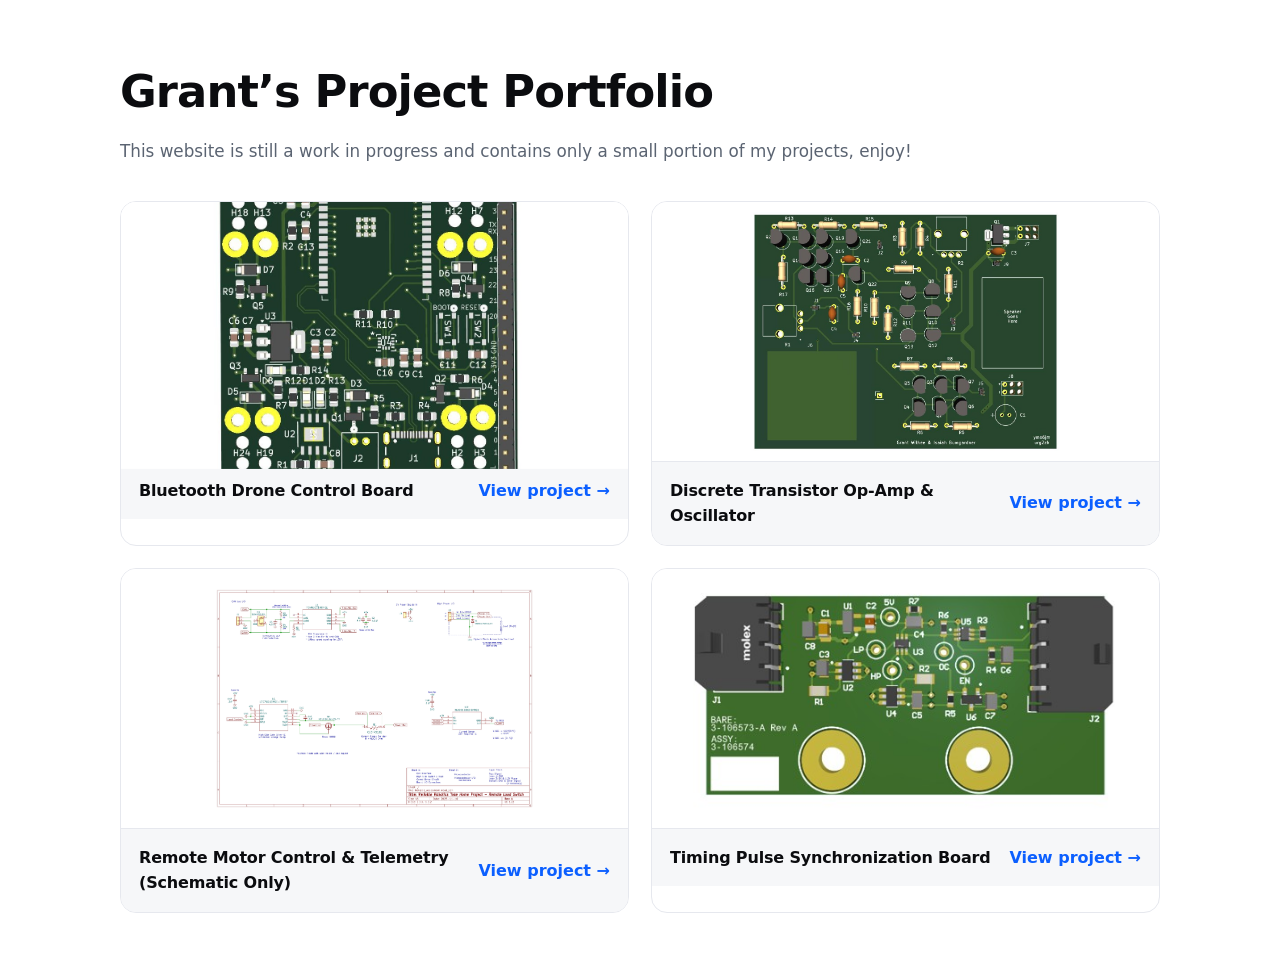
<file: index.html>
<!doctype html>
<html lang="en">
<head>
  <meta charset="UTF-8" />
  <meta name="viewport" content="width=device-width, initial-scale=1" />
  <title>Grant — Project Portfolio</title>

  <style>
    :root{
      --bg:#ffffff;
      --surface:#ffffff;
      --panel:#f6f7f9;
      --text:#0b0c0f;
      --muted:#5b6472;
      --line:#e6e8ee;
      --shadow: 0 8px 24px rgba(17, 24, 39, 0.08);
      --link:#0b5fff;
      --max: 1040px;
      --radius: 16px;
    }

    *{ box-sizing:border-box; }

    body{
      margin:0;
      font-family: system-ui, -apple-system, Segoe UI, Roboto, Helvetica, Arial;
      background: var(--bg);
      color: var(--text);
      line-height: 1.6;
      padding: 56px 18px;
    }

    .wrap{
      width: min(var(--max), 92vw);
      margin: 0 auto;
    }

    h1{
      margin: 0 0 10px;
      font-size: clamp(2.1rem, 3.6vw, 2.8rem);
      letter-spacing: -0.02em;
    }

    .sub{
      margin: 0 0 36px;
      color: var(--muted);
      max-width: 80ch;
      font-size: 1.05rem;
    }

    .grid{
      display:grid;
      grid-template-columns: 1fr;
      gap: 22px;
      margin-top: 18px;
    }

    .project{
      display:block;
      border:1px solid var(--line);
      border-radius: var(--radius);
      overflow:hidden;
      text-decoration:none;
      color: inherit;
      background: var(--surface);
      transition: box-shadow .15s ease, transform .15s ease, border-color .15s ease;
    }

    .project:hover{
      box-shadow: var(--shadow);
      transform: translateY(-2px);
      border-color: rgba(11,95,255,.22);
    }

    .thumb{
      width:100%;
      height: 240px;
      background: #fff;
      border-bottom: 1px solid var(--line);
      display:flex;
      align-items:center;
      justify-content:center;
      padding: 10px;
    }

    .thumb img{
      width:100%;
      height:100%;
      object-fit: contain;
      display:block;
    }

    /* Zoomed-in thumbnail for Bluetooth drone only */
    .thumb.zoom img{
      object-fit: cover;
      transform: scale(1.15);
    }

    .info{
      padding: 16px 16px;
      display:grid;
      grid-template-columns: 1fr auto;
      gap: 14px;
      align-items:center;
      background: var(--panel);
    }

    .title{
      font-weight: 750;
      letter-spacing: -0.01em;
    }

    .cta{
      justify-self:end;
      color: var(--link);
      font-weight: 750;
      white-space: nowrap;
    }

    @media (min-width: 920px){
      .grid{ grid-template-columns: 1fr 1fr; }
      .thumb{ height: 260px; }
      .info{ padding: 16px 18px; }
    }
  </style>
</head>

<body>
  <div class="wrap">
    <h1>Grant’s Project Portfolio</h1>
    <p class="sub">
      This website is still a work in progress and contains only a small portion of my projects, enjoy!
    </p>

    <section class="grid">

      <!-- Bluetooth Drone (zoomed) -->
      <a class="project" href="teeny_drone.html">
        <div class="thumb zoom">
          <img src="projects/teeny_drone/model.jpg"
               alt="Bluetooth-enabled drone control board 3D model">
        </div>
        <div class="info">
          <div class="title">Bluetooth Drone Control Board</div>
          <div class="cta">View project →</div>
        </div>
      </a>

      <!-- Synthesizer -->
      <a class="project" href="synthesizer_bjt_opamp.html">
        <div class="thumb">
          <img src="projects/synthesizer_bjt_opamp/model.jpg"
               alt="Discrete transistor op-amp 3D board model">
        </div>
        <div class="info">
          <div class="title">Discrete Transistor Op-Amp &amp; Oscillator</div>
          <div class="cta">View project →</div>
        </div>
      </a>

      <!-- Remote Motor Control -->
      <a class="project" href="remote_motor_control.html">
        <div class="thumb">
          <img src="projects/remote_motor_control/schematic.jpg"
               alt="Remote motor control schematic preview">
        </div>
        <div class="info">
          <div class="title">Remote Motor Control &amp; Telemetry (Schematic Only)</div>
          <div class="cta">View project →</div>
        </div>
      </a>

      <!-- Timing Synchronization -->
      <a class="project" href="timing_synch.html">
        <div class="thumb">
          <img src="projects/timing_synch/model.jpg"
               alt="Timing pulse synchronization board 3D model">
        </div>
        <div class="info">
          <div class="title">Timing Pulse Synchronization Board</div>
          <div class="cta">View project →</div>
        </div>
      </a>

    </section>
  </div>
</body>
</html>
</file>
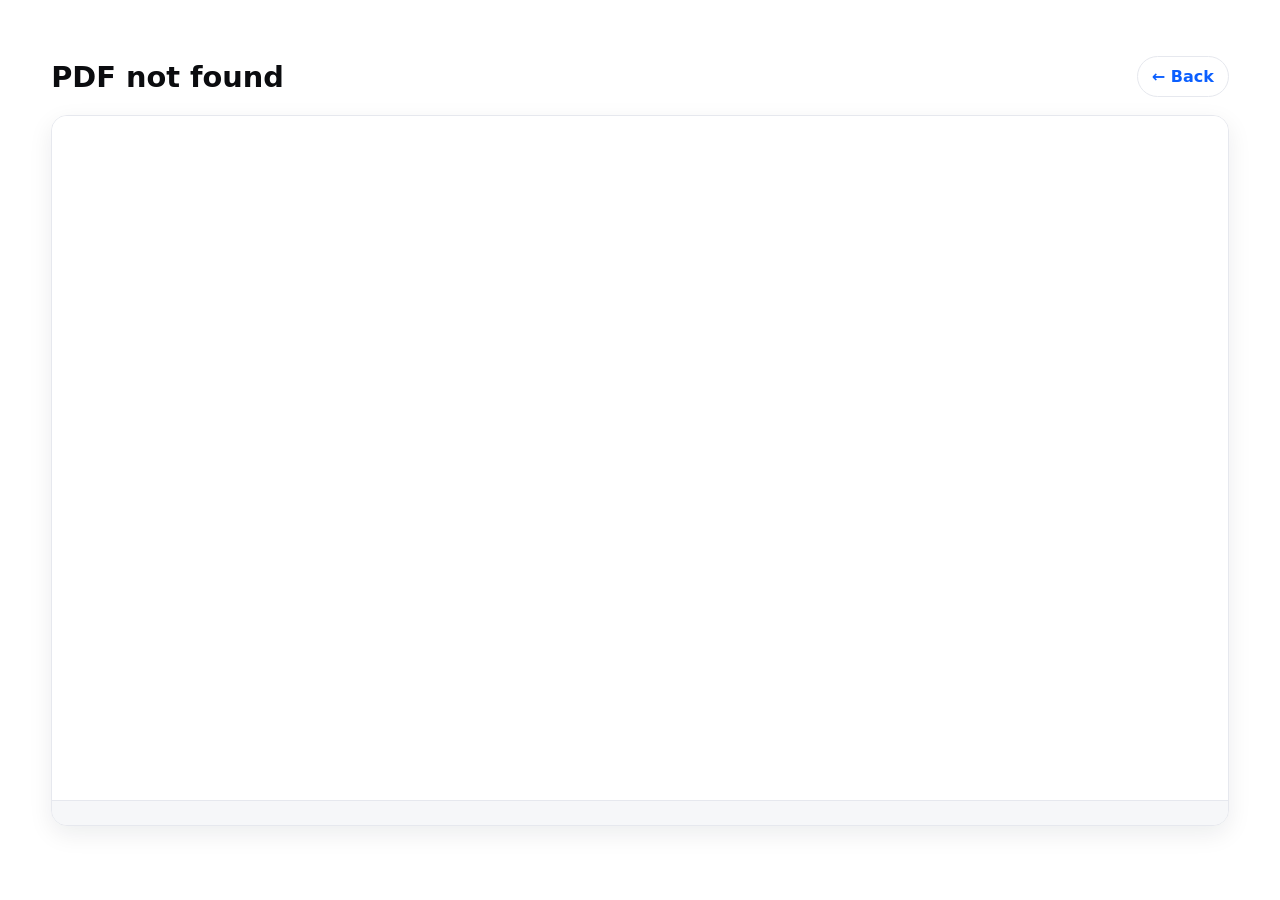
<file: pdf_viewer.html>
<!doctype html>
<html lang="en">
<head>
  <meta charset="UTF-8" />
  <meta name="viewport" content="width=device-width, initial-scale=1" />
  <title>PDF Viewer</title>

  <style>
    :root{
      --bg:#ffffff;
      --panel:#f6f7f9;
      --text:#0b0c0f;
      --muted:#5b6472;
      --line:#e6e8ee;
      --link:#0b5fff;
      --radius:16px;
      --shadow:0 8px 24px rgba(17,24,39,.08);
      --max:1200px;
    }
    *{box-sizing:border-box;}
    body{
      margin:0;
      font-family:system-ui,-apple-system,Segoe UI,Roboto,Helvetica,Arial;
      background:var(--bg);
      color:var(--text);
      padding:56px 18px;
    }
    .wrap{width:min(var(--max),92vw);margin:0 auto;}
    header{
      display:grid;
      grid-template-columns:1fr auto;
      gap:14px;
      align-items:center;
      margin-bottom:18px;
    }
    h1{
      margin:0;
      font-size:clamp(1.3rem,2.5vw,1.8rem);
    }
    .back{
      padding:10px 14px;
      border:1px solid var(--line);
      border-radius:999px;
      text-decoration:none;
      color:var(--link);
      font-weight:750;
      background:#fff;
    }
    .frame{
      border:1px solid var(--line);
      border-radius:var(--radius);
      overflow:hidden;
      background:#fff;
      box-shadow:var(--shadow);
    }
    iframe{
      width:100%;
      height:calc(100vh - 220px);
      border:none;
      background:#fff;
    }
    .meta{
      background:var(--panel);
      border-top:1px solid var(--line);
      padding:12px 14px;
      font-size:.95rem;
      color:var(--muted);
      display:flex;
      justify-content:flex-end;
    }
  </style>
</head>
<body>
  <div class="wrap">
    <header>
      <h1 id="title">PDF</h1>
      <a class="back" href="javascript:history.back()">← Back</a>
    </header>

    <div class="frame">
      <iframe id="pdf"></iframe>
      <div class="meta">
        <!-- intentionally empty (no directory shown) -->
      </div>
    </div>
  </div>

  <script>
    const p = new URLSearchParams(window.location.search);
    const src = p.get("src");
    const title = p.get("title") || "PDF";

    const iframe = document.getElementById("pdf");
    const t = document.getElementById("title");

    if (src) {
      iframe.src = src;
      t.textContent = title;
    } else {
      t.textContent = "PDF not found";
    }
  </script>
</body>
</html>
</file>
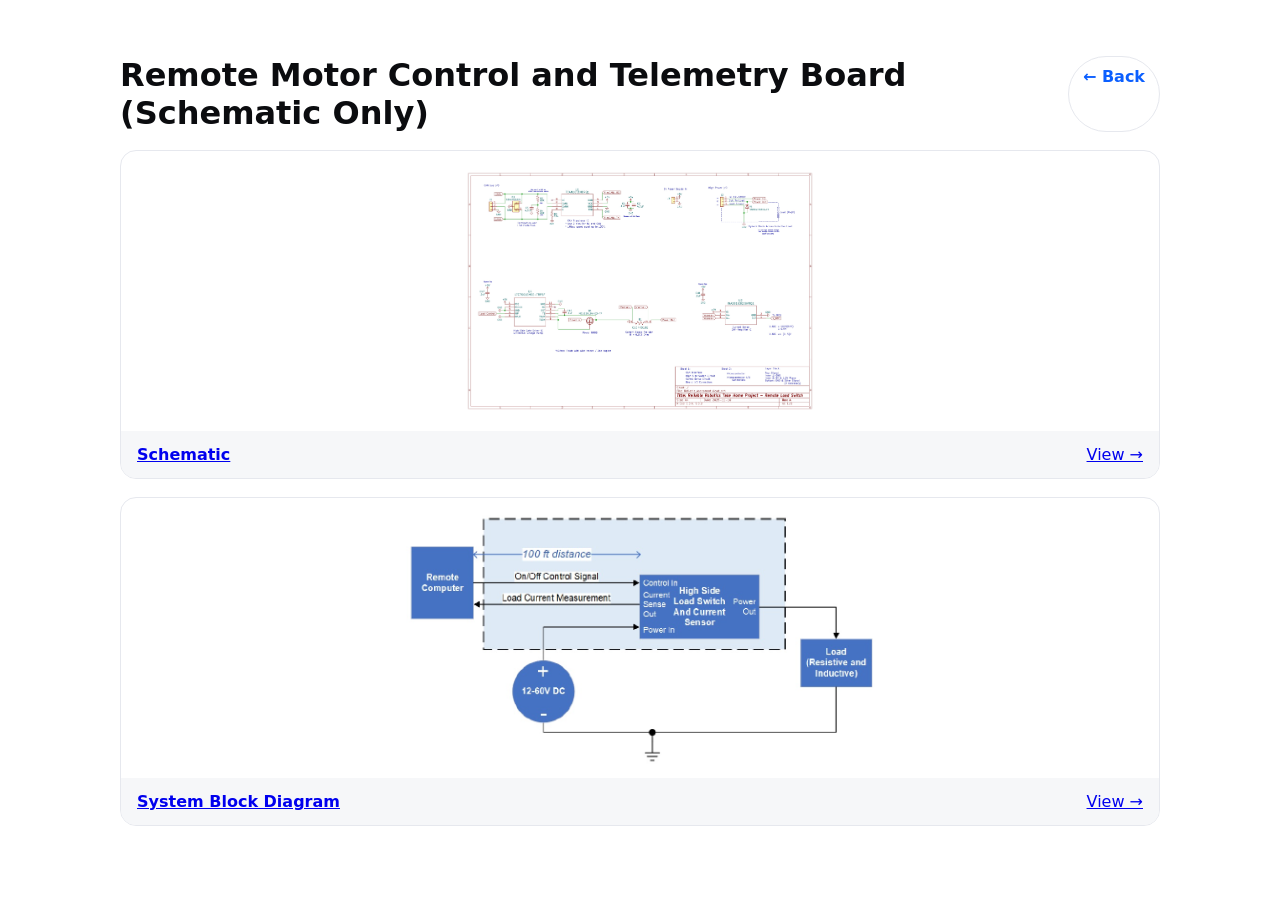
<file: remote_motor_control.html>
<!doctype html>
<html lang="en">
<head>
  <meta charset="UTF-8" />
  <meta name="viewport" content="width=device-width, initial-scale=1" />
  <title>Remote Motor Control and Telemetry Board</title>
  <style>
    :root{
      --bg:#fff;--panel:#f6f7f9;--text:#0b0c0f;--muted:#5b6472;
      --line:#e6e8ee;--link:#0b5fff;--radius:16px;--max:1040px;
    }
    *{box-sizing:border-box;}
    body{margin:0;font-family:system-ui;background:var(--bg);color:var(--text);padding:56px 18px;}
    .wrap{width:min(var(--max),92vw);margin:0 auto;}
    header{display:grid;grid-template-columns:1fr auto;gap:14px;margin-bottom:18px;}
    h1{margin:0;font-size:2rem;}
    .back{
      padding:10px 14px;
      border:1px solid var(--line);
      border-radius:999px;
      text-decoration:none;
      color:var(--link);
      font-weight:750;
    }
    .grid{display:grid;grid-template-columns:1fr;gap:18px;}
    .tile{
      border:1px solid var(--line);
      border-radius:var(--radius);
      overflow:hidden;
      background:#fff;
    }
    .media{
      height:280px;
      display:flex;
      align-items:center;
      justify-content:center;
      padding:10px;
    }
    .media img{
      width:100%;
      height:100%;
      object-fit:contain;
    }
    .meta{
      background:var(--panel);
      padding:14px 16px;
      display:flex;
      justify-content:space-between;
      align-items:center;
    }
  </style>
</head>
<body>
<div class="wrap">
  <header>
    <h1>Remote Motor Control and Telemetry Board (Schematic Only)</h1>
    <a class="back" href="index.html">← Back</a>
  </header>

  <section class="grid">
    <!-- Schematic -->
    <a class="tile"
       href="pdf_viewer.html?src=projects/remote_motor_control/schematic.pdf&title=Schematic">
      <div class="media">
        <img src="projects/remote_motor_control/schematic.jpg" alt="Schematic preview">
      </div>
      <div class="meta">
        <strong>Schematic</strong>
        <span>View →</span>
      </div>
    </a>

    <!-- System Block Diagram (was Model) -->
    <a class="tile"
       href="viewer.html?src=projects/remote_motor_control/model.jpg&title=System%20Block%20Diagram">
      <div class="media">
        <img src="projects/remote_motor_control/model.jpg" alt="System block diagram">
      </div>
      <div class="meta">
        <strong>System Block Diagram</strong>
        <span>View →</span>
      </div>
    </a>
  </section>
</div>
</body>
</html>
</file>
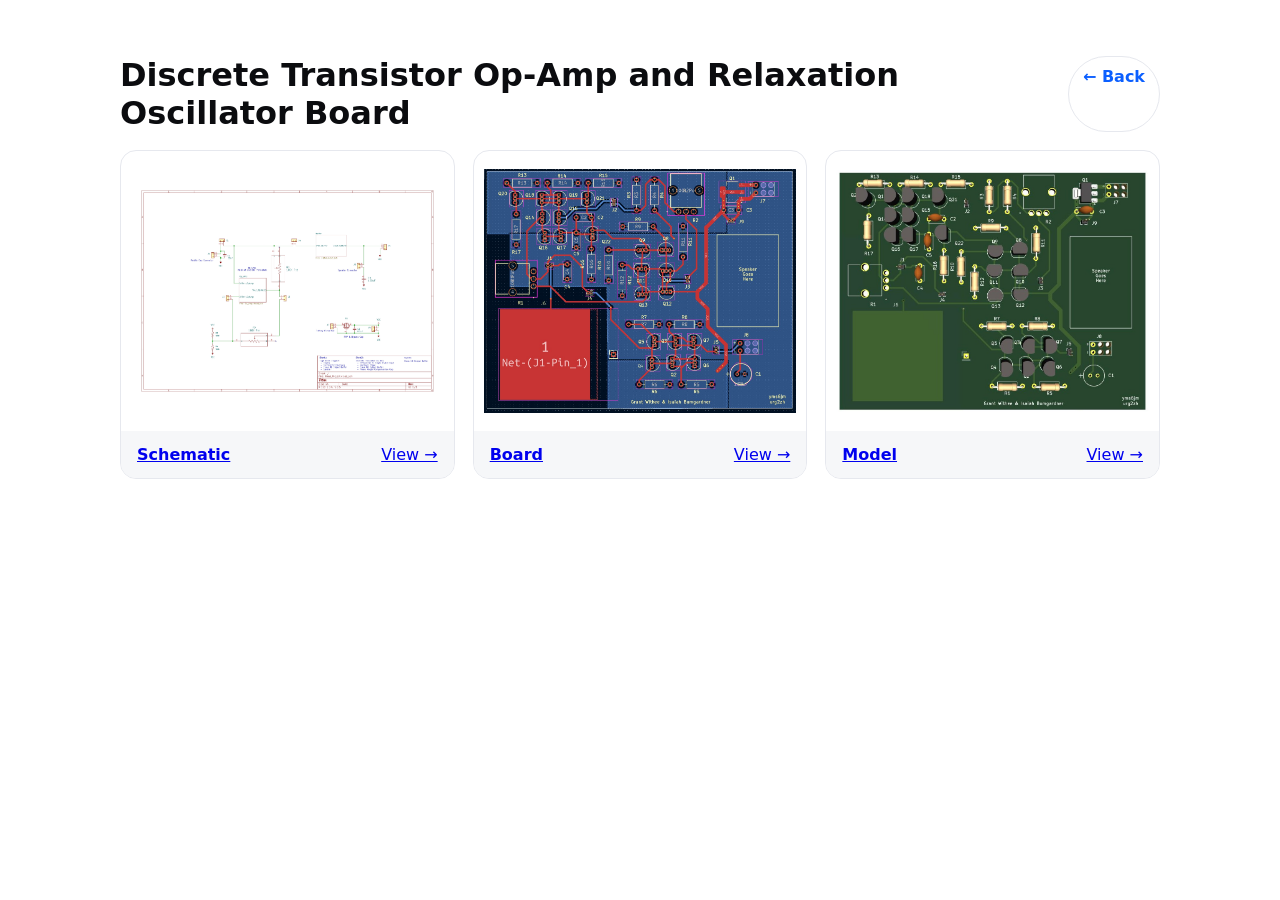
<file: synthesizer_bjt_opamp.html>
<!doctype html>
<html lang="en">
<head>
  <meta charset="UTF-8" />
  <meta name="viewport" content="width=device-width, initial-scale=1" />
  <title>Discrete Transistor Op-Amp and Relaxation Oscillator Board</title>
  <style>
    :root{
      --bg:#fff;--panel:#f6f7f9;--text:#0b0c0f;--muted:#5b6472;
      --line:#e6e8ee;--link:#0b5fff;--radius:16px;--max:1040px;
    }
    *{box-sizing:border-box;}
    body{margin:0;font-family:system-ui;background:var(--bg);color:var(--text);padding:56px 18px;}
    .wrap{width:min(var(--max),92vw);margin:0 auto;}
    header{display:grid;grid-template-columns:1fr auto;gap:14px;margin-bottom:18px;}
    h1{margin:0;font-size:2rem;}
    .back{padding:10px 14px;border:1px solid var(--line);border-radius:999px;
          text-decoration:none;color:var(--link);font-weight:750;}
    .grid{display:grid;grid-template-columns:1fr;gap:18px;}
    .tile{border:1px solid var(--line);border-radius:var(--radius);overflow:hidden;background:#fff;}
    .media{height:280px;display:flex;align-items:center;justify-content:center;padding:10px;}
    .media img{width:100%;height:100%;object-fit:contain;}
    .meta{background:var(--panel);padding:14px 16px;display:flex;justify-content:space-between;}
    @media(min-width:980px){.grid{grid-template-columns:1fr 1fr 1fr;}}
  </style>
</head>
<body>
<div class="wrap">
  <header>
    <h1>Discrete Transistor Op-Amp and Relaxation Oscillator Board</h1>
    <a class="back" href="index.html">← Back</a>
  </header>

  <section class="grid">
    <a class="tile" href="pdf_viewer.html?src=projects/synthesizer_bjt_opamp/schematic.pdf&title=Schematic">
      <div class="media"><img src="projects/synthesizer_bjt_opamp/schematic.jpg"></div>
      <div class="meta"><strong>Schematic</strong><span>View →</span></div>
    </a>

    <a class="tile" href="viewer.html?src=projects/synthesizer_bjt_opamp/board.jpg&title=Board">
      <div class="media"><img src="projects/synthesizer_bjt_opamp/board.jpg"></div>
      <div class="meta"><strong>Board</strong><span>View →</span></div>
    </a>

    <a class="tile" href="viewer.html?src=projects/synthesizer_bjt_opamp/model.jpg&title=Model">
      <div class="media"><img src="projects/synthesizer_bjt_opamp/model.jpg"></div>
      <div class="meta"><strong>Model</strong><span>View →</span></div>
    </a>
  </section>
</div>
</body>
</html>
</file>
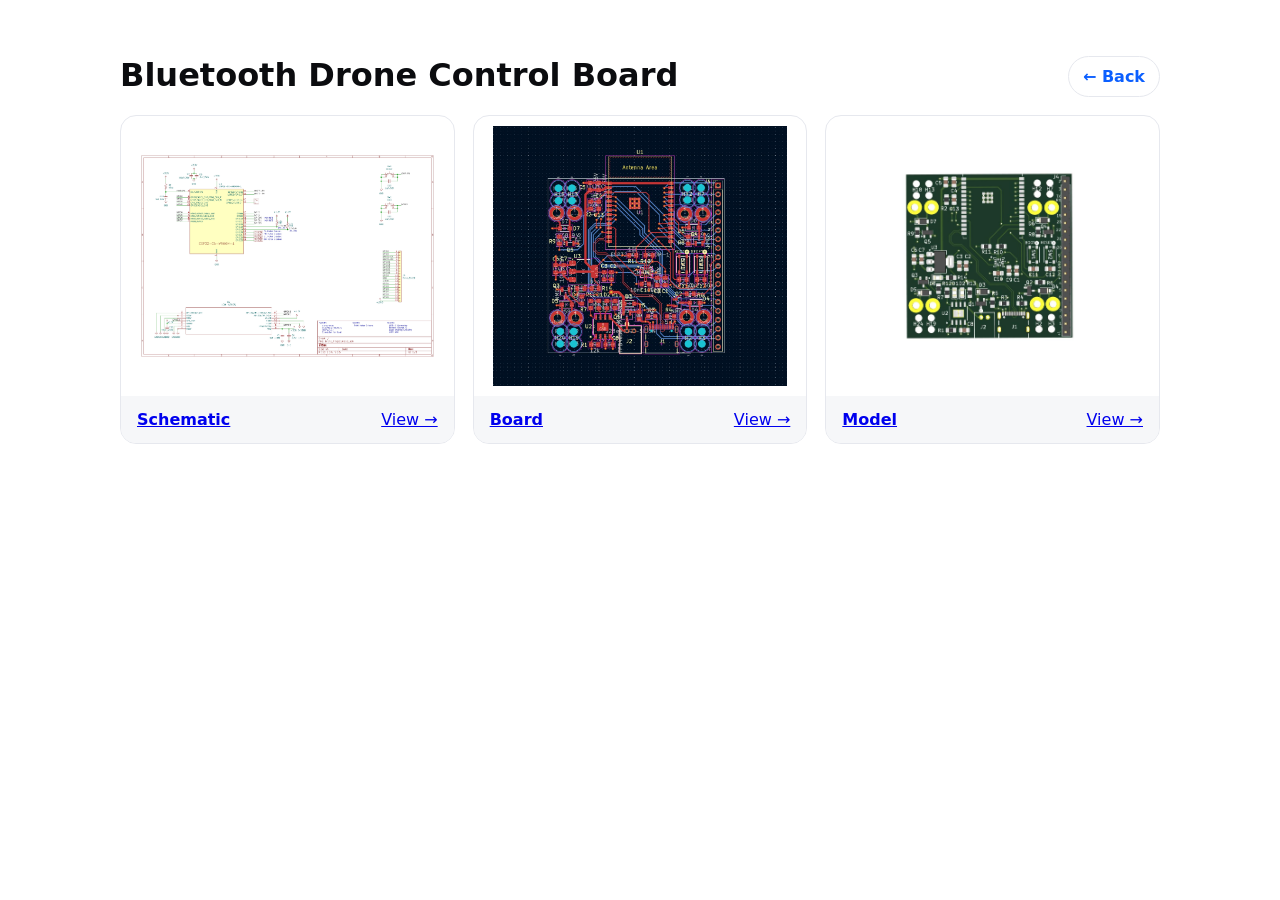
<file: teeny_drone.html>
<!doctype html>
<html lang="en">
<head>
  <meta charset="UTF-8" />
  <meta name="viewport" content="width=device-width, initial-scale=1" />
  <title>Bluetooth Drone Control Board</title>
  <style>
    :root{
      --bg:#fff;--panel:#f6f7f9;--text:#0b0c0f;--muted:#5b6472;
      --line:#e6e8ee;--link:#0b5fff;--radius:16px;--max:1040px;
    }
    *{box-sizing:border-box;}
    body{margin:0;font-family:system-ui;background:var(--bg);color:var(--text);padding:56px 18px;}
    .wrap{width:min(var(--max),92vw);margin:0 auto;}
    header{display:grid;grid-template-columns:1fr auto;gap:14px;margin-bottom:18px;}
    h1{margin:0;font-size:2rem;}
    .back{padding:10px 14px;border:1px solid var(--line);border-radius:999px;
          text-decoration:none;color:var(--link);font-weight:750;}
    .grid{display:grid;grid-template-columns:1fr;gap:18px;}
    .tile{border:1px solid var(--line);border-radius:var(--radius);overflow:hidden;background:#fff;}
    .media{height:280px;display:flex;align-items:center;justify-content:center;padding:10px;}
    .media img{width:100%;height:100%;object-fit:contain;}
    .meta{background:var(--panel);padding:14px 16px;display:flex;justify-content:space-between;}
    @media(min-width:980px){.grid{grid-template-columns:1fr 1fr 1fr;}}
  </style>
</head>
<body>
<div class="wrap">
  <header>
    <h1>Bluetooth Drone Control Board</h1>
    <a class="back" href="index.html">← Back</a>
  </header>

  <section class="grid">
    <a class="tile" href="pdf_viewer.html?src=projects/teeny_drone/schematic.pdf&title=Schematic">
      <div class="media"><img src="projects/teeny_drone/schematic.jpg"></div>
      <div class="meta"><strong>Schematic</strong><span>View →</span></div>
    </a>

    <a class="tile" href="viewer.html?src=projects/teeny_drone/board.jpg&title=Board">
      <div class="media"><img src="projects/teeny_drone/board.jpg"></div>
      <div class="meta"><strong>Board</strong><span>View →</span></div>
    </a>

    <a class="tile" href="viewer.html?src=projects/teeny_drone/model.jpg&title=Model">
      <div class="media"><img src="projects/teeny_drone/model.jpg"></div>
      <div class="meta"><strong>Model</strong><span>View →</span></div>
    </a>
  </section>
</div>
</body>
</html>
</file>
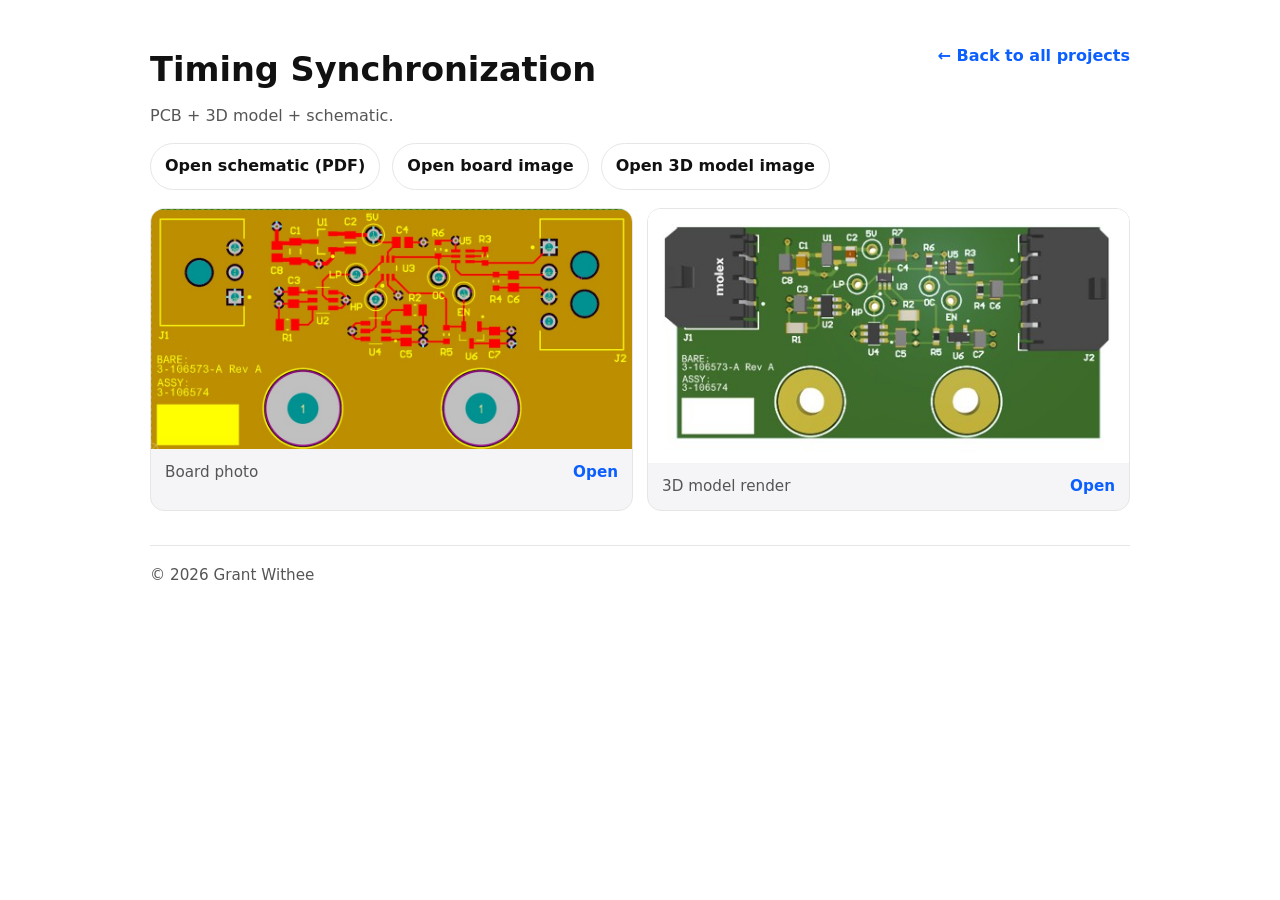
<file: timing synch.html>
<!doctype html>
<html lang="en">
<head>
  <meta charset="UTF-8" />
  <meta name="viewport" content="width=device-width, initial-scale=1" />
  <title>Timing Synchronization — Grant Withee</title>
  <style>
    :root{--bg:#fff;--panel:#f5f5f7;--text:#111;--muted:#555;--line:#e6e6e6;--link:#0b5fff;--max:980px;--radius:14px;}
    *{box-sizing:border-box;}
    body{margin:0;font-family:system-ui,-apple-system,Segoe UI,Roboto,Helvetica,Arial;background:var(--bg);color:var(--text);line-height:1.55;padding:44px 18px;}
    .wrap{width:min(var(--max),92vw);margin:0 auto;}
    a{color:var(--link);text-decoration:none;font-weight:650;}
    a:hover{text-decoration:underline;}
    header{display:flex;justify-content:space-between;align-items:flex-start;gap:12px;flex-wrap:wrap;}
    h1{margin:0;font-size:clamp(1.6rem,3vw,2.1rem);}
    .sub{margin:8px 0 0;color:var(--muted);max-width:70ch;}
    .grid{display:grid;grid-template-columns:1fr;gap:14px;margin-top:18px;}
    .card{border:1px solid var(--line);background:var(--panel);border-radius:var(--radius);overflow:hidden;}
    .card img{width:100%;height:auto;display:block;background:#fff;}
    .cap{padding:12px 14px;display:flex;justify-content:space-between;align-items:center;gap:10px;flex-wrap:wrap;color:var(--muted);font-size:.95rem;}
    .btnrow{margin-top:14px;display:flex;gap:12px;flex-wrap:wrap;}
    .btn{display:inline-flex;align-items:center;justify-content:center;padding:10px 14px;border-radius:999px;border:1px solid var(--line);background:#fff;color:var(--text);text-decoration:none;font-weight:700;}
    .btn:hover{border-color:rgba(11,95,255,.35);}
    footer{margin-top:34px;padding-top:18px;border-top:1px solid var(--line);color:var(--muted);font-size:.95rem;}
    @media (min-width:900px){.grid{grid-template-columns:1fr 1fr;}}
  </style>
</head>
<body>
  <div class="wrap">
    <header>
      <div>
        <h1>Timing Synchronization</h1>
        <p class="sub">PCB + 3D model + schematic.</p>
      </div>
      <div><a href="index.html">← Back to all projects</a></div>
    </header>

    <div class="btnrow">
      <a class="btn" href="projects/timing_synch/schematic.pdf" target="_blank" rel="noreferrer">Open schematic (PDF)</a>
      <a class="btn" href="projects/timing_synch/board.jpg" target="_blank" rel="noreferrer">Open board image</a>
      <a class="btn" href="projects/timing_synch/model.jpg" target="_blank" rel="noreferrer">Open 3D model image</a>
    </div>

    <section class="grid">
      <div class="card">
        <img src="projects/timing_synch/board.jpg" alt="Timing synchronization board photo" loading="lazy">
        <div class="cap"><span>Board photo</span><a href="projects/timing_synch/board.jpg" target="_blank" rel="noreferrer">Open</a></div>
      </div>

      <div class="card">
        <img src="projects/timing_synch/model.jpg" alt="Timing synchronization 3D board model" loading="lazy">
        <div class="cap"><span>3D model render</span><a href="projects/timing_synch/model.jpg" target="_blank" rel="noreferrer">Open</a></div>
      </div>
    </section>

    <footer>© <span id="y"></span> Grant Withee</footer>
  </div>

  <script>document.getElementById("y").textContent = new Date().getFullYear();</script>
</body>
</html>
</file>
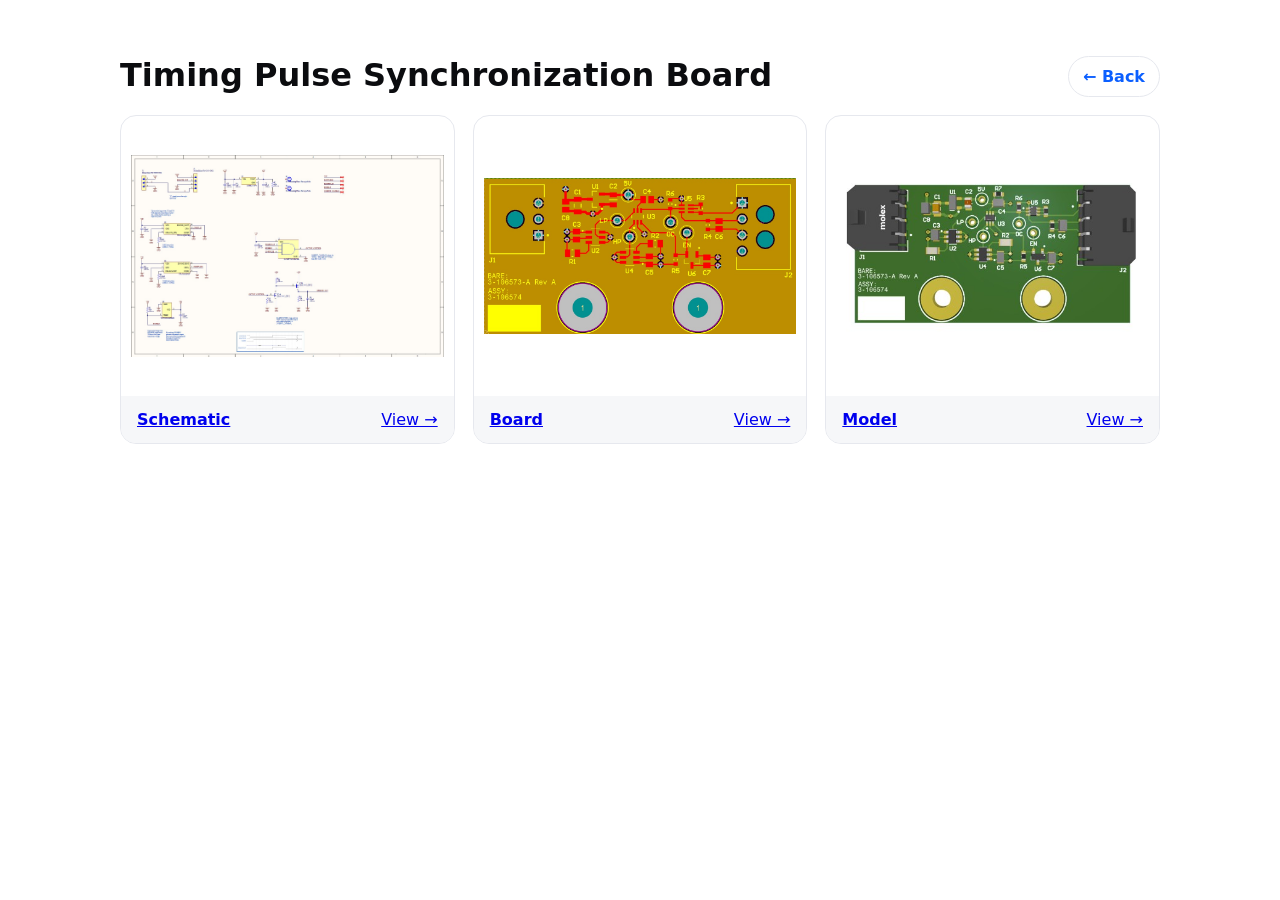
<file: timing_synch.html>
<!doctype html>
<html lang="en">
<head>
  <meta charset="UTF-8" />
  <meta name="viewport" content="width=device-width, initial-scale=1" />
  <title>Timing Pulse Synchronization Board</title>
  <style>
    :root{
      --bg:#fff;--panel:#f6f7f9;--text:#0b0c0f;--muted:#5b6472;
      --line:#e6e8ee;--link:#0b5fff;--radius:16px;--max:1040px;
    }
    *{box-sizing:border-box;}
    body{margin:0;font-family:system-ui;background:var(--bg);color:var(--text);padding:56px 18px;}
    .wrap{width:min(var(--max),92vw);margin:0 auto;}
    header{display:grid;grid-template-columns:1fr auto;gap:14px;margin-bottom:18px;}
    h1{margin:0;font-size:2rem;}
    .back{padding:10px 14px;border:1px solid var(--line);border-radius:999px;
          text-decoration:none;color:var(--link);font-weight:750;}
    .grid{display:grid;grid-template-columns:1fr;gap:18px;}
    .tile{border:1px solid var(--line);border-radius:var(--radius);overflow:hidden;background:#fff;}
    .media{height:280px;display:flex;align-items:center;justify-content:center;padding:10px;}
    .media img{width:100%;height:100%;object-fit:contain;}
    .meta{background:var(--panel);padding:14px 16px;display:flex;justify-content:space-between;}
    @media(min-width:980px){.grid{grid-template-columns:1fr 1fr 1fr;}}
  </style>
</head>
<body>
<div class="wrap">
  <header>
    <h1>Timing Pulse Synchronization Board</h1>
    <a class="back" href="index.html">← Back</a>
  </header>

  <section class="grid">
    <a class="tile" href="pdf_viewer.html?src=projects/timing_synch/schematic.pdf&title=Schematic">
      <div class="media"><img src="projects/timing_synch/schematic.jpg"></div>
      <div class="meta"><strong>Schematic</strong><span>View →</span></div>
    </a>

    <a class="tile" href="viewer.html?src=projects/timing_synch/board.jpg&title=Board">
      <div class="media"><img src="projects/timing_synch/board.jpg"></div>
      <div class="meta"><strong>Board</strong><span>View →</span></div>
    </a>

    <a class="tile" href="viewer.html?src=projects/timing_synch/model.jpg&title=Model">
      <div class="media"><img src="projects/timing_synch/model.jpg"></div>
      <div class="meta"><strong>Model</strong><span>View →</span></div>
    </a>
  </section>
</div>
</body>
</html>
</file>
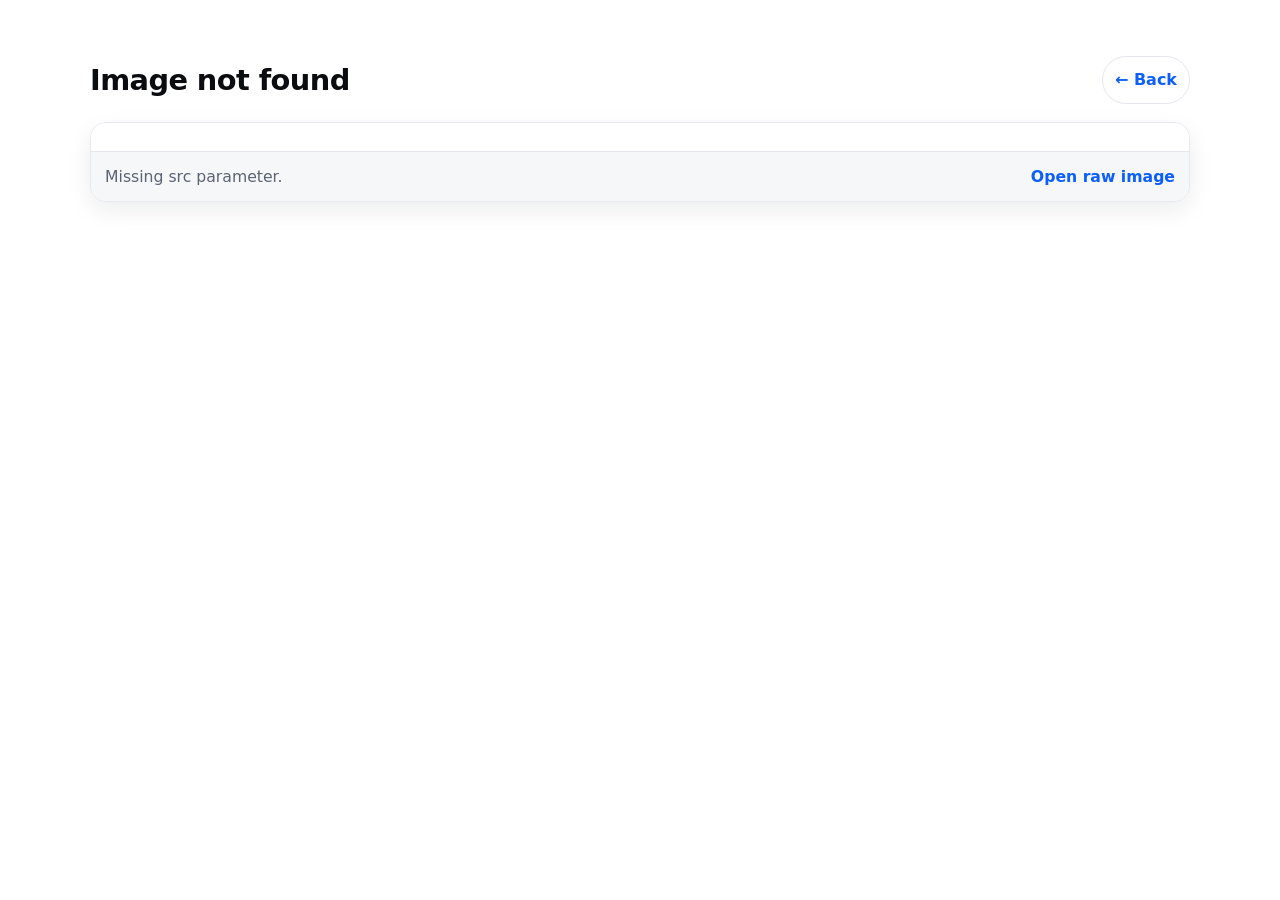
<file: viewer.html>
<!doctype html>
<html lang="en">
<head>
  <meta charset="UTF-8" />
  <meta name="viewport" content="width=device-width, initial-scale=1" />
  <title>Image Viewer</title>
  <style>
    :root{
      --bg:#ffffff;
      --surface:#ffffff;
      --panel:#f6f7f9;
      --text:#0b0c0f;
      --muted:#5b6472;
      --line:#e6e8ee;
      --shadow: 0 8px 24px rgba(17, 24, 39, 0.08);
      --link:#0b5fff;
      --max: 1100px;
      --radius: 16px;
    }
    *{ box-sizing:border-box; }
    body{
      margin:0;
      font-family: system-ui, -apple-system, Segoe UI, Roboto, Helvetica, Arial;
      background: var(--bg);
      color: var(--text);
      line-height: 1.6;
      padding: 56px 18px;
    }
    .wrap{ width:min(var(--max),92vw); margin:0 auto; }

    header{
      display:grid;
      grid-template-columns: 1fr auto;
      gap: 14px;
      align-items:center;
      margin-bottom: 18px;
    }
    h1{
      margin:0;
      font-size: clamp(1.35rem, 2.6vw, 1.8rem);
      letter-spacing: -0.02em;
    }
    .back{
      justify-self:end;
      color: var(--link);
      text-decoration:none;
      font-weight: 750;
      white-space: nowrap;
      padding: 10px 12px;
      border: 1px solid var(--line);
      border-radius: 999px;
      background: var(--surface);
    }
    .back:hover{ border-color: rgba(11,95,255,.25); box-shadow: var(--shadow); }

    .frame{
      border: 1px solid var(--line);
      border-radius: var(--radius);
      overflow:hidden;
      background: var(--surface);
      box-shadow: var(--shadow);
    }
    .imgwrap{
      background: #fff;
      padding: 14px;
      display:flex;
      align-items:center;
      justify-content:center;
    }
    img{
      max-width: 100%;
      max-height: calc(100vh - 210px);
      width: auto;
      height: auto;
      display:block;
    }
    .meta{
      padding: 12px 14px;
      background: var(--panel);
      border-top: 1px solid var(--line);
      color: var(--muted);
      display:flex;
      justify-content:space-between;
      gap: 12px;
      flex-wrap: wrap;
      font-size: .98rem;
    }
    .meta a{ color: var(--link); font-weight: 750; text-decoration:none; }
    .meta a:hover{ text-decoration: underline; }
  </style>
</head>
<body>
  <div class="wrap">
    <header>
      <h1 id="title">Image</h1>
      <a class="back" href="javascript:history.back()">← Back</a>
    </header>

    <div class="frame">
      <div class="imgwrap">
        <img id="img" alt="">
      </div>
      <div class="meta">
        <div id="path"></div>
        <div><a id="openRaw" target="_blank" rel="noreferrer">Open raw image</a></div>
      </div>
    </div>
  </div>

  <script>
    const params = new URLSearchParams(window.location.search);
    const src = params.get("src");
    const title = params.get("title") || "Image";

    const img = document.getElementById("img");
    const t = document.getElementById("title");
    const path = document.getElementById("path");
    const openRaw = document.getElementById("openRaw");

    if (!src) {
      t.textContent = "Image not found";
      path.textContent = "Missing src parameter.";
    } else {
      t.textContent = title;
      img.src = src;
      img.alt = title;
      path.textContent = src;
      openRaw.href = src;
    }
  </script>
</body>
</html>
</file>
